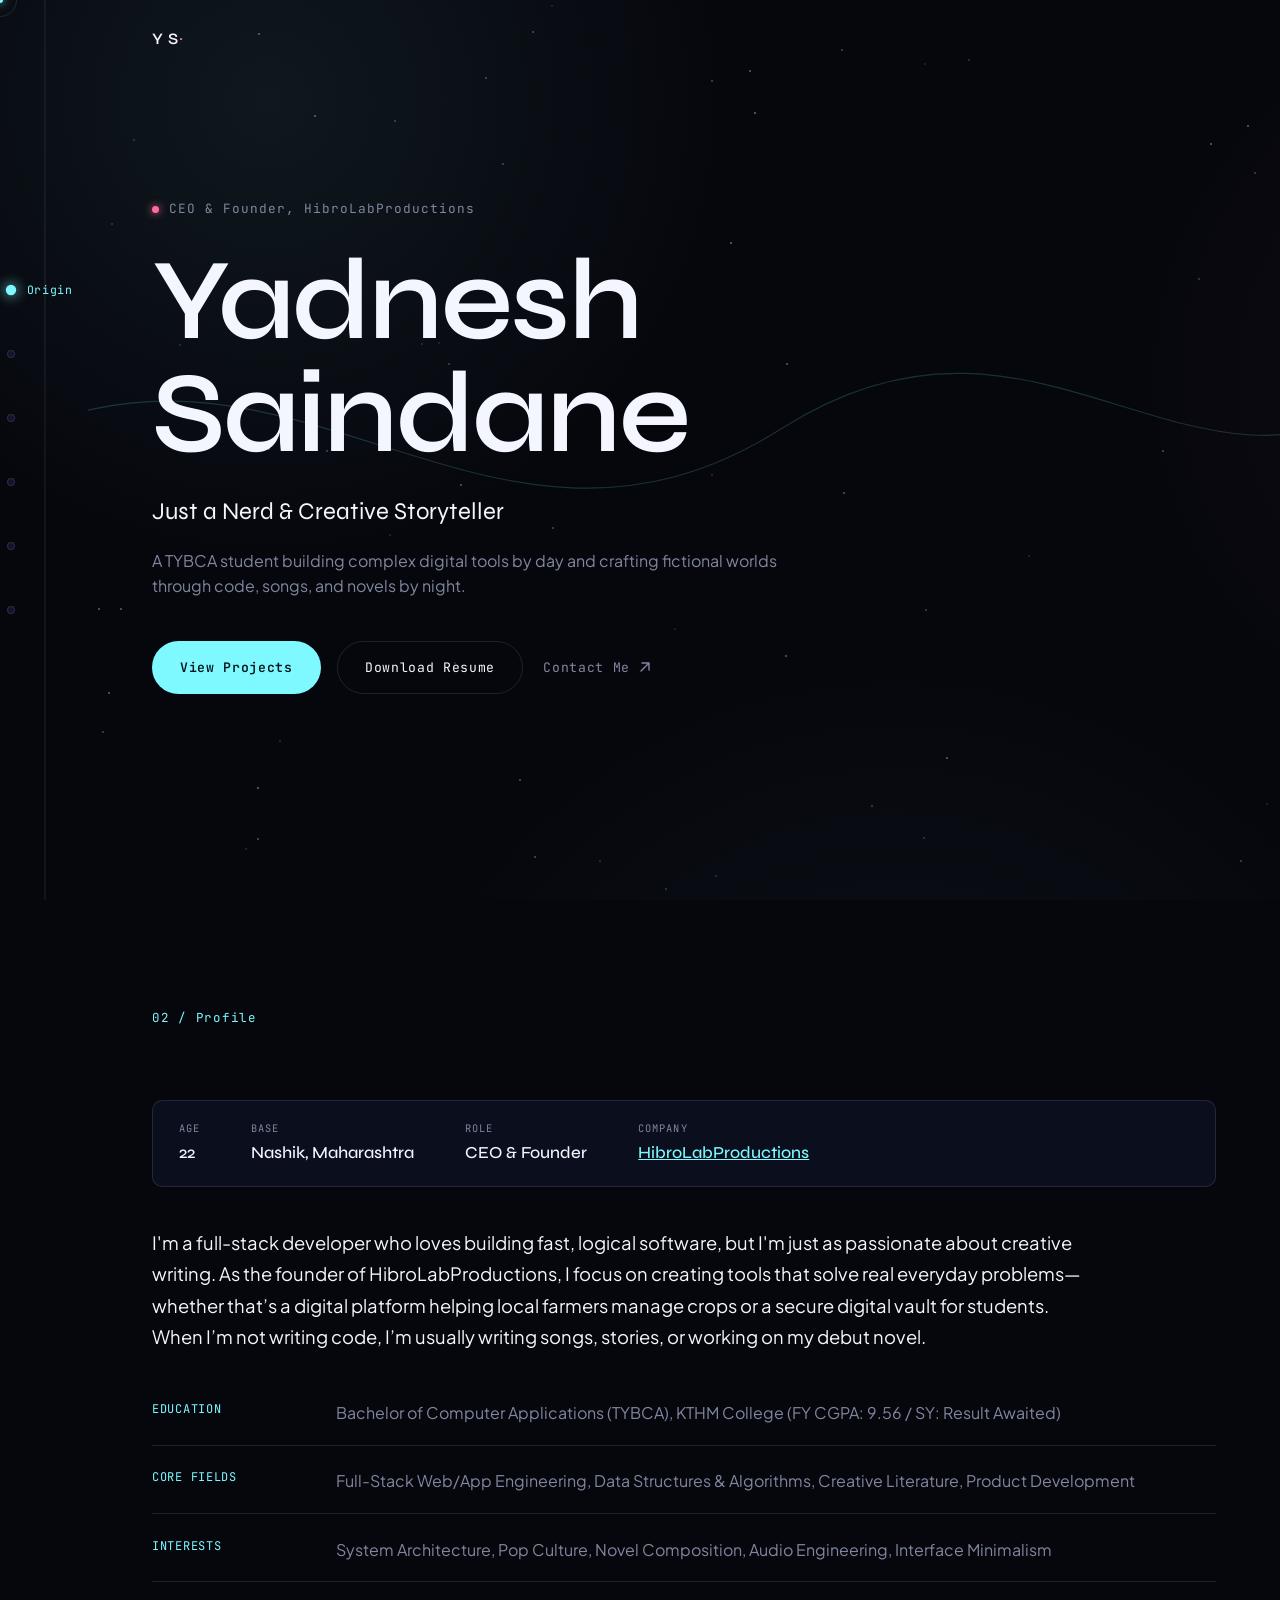
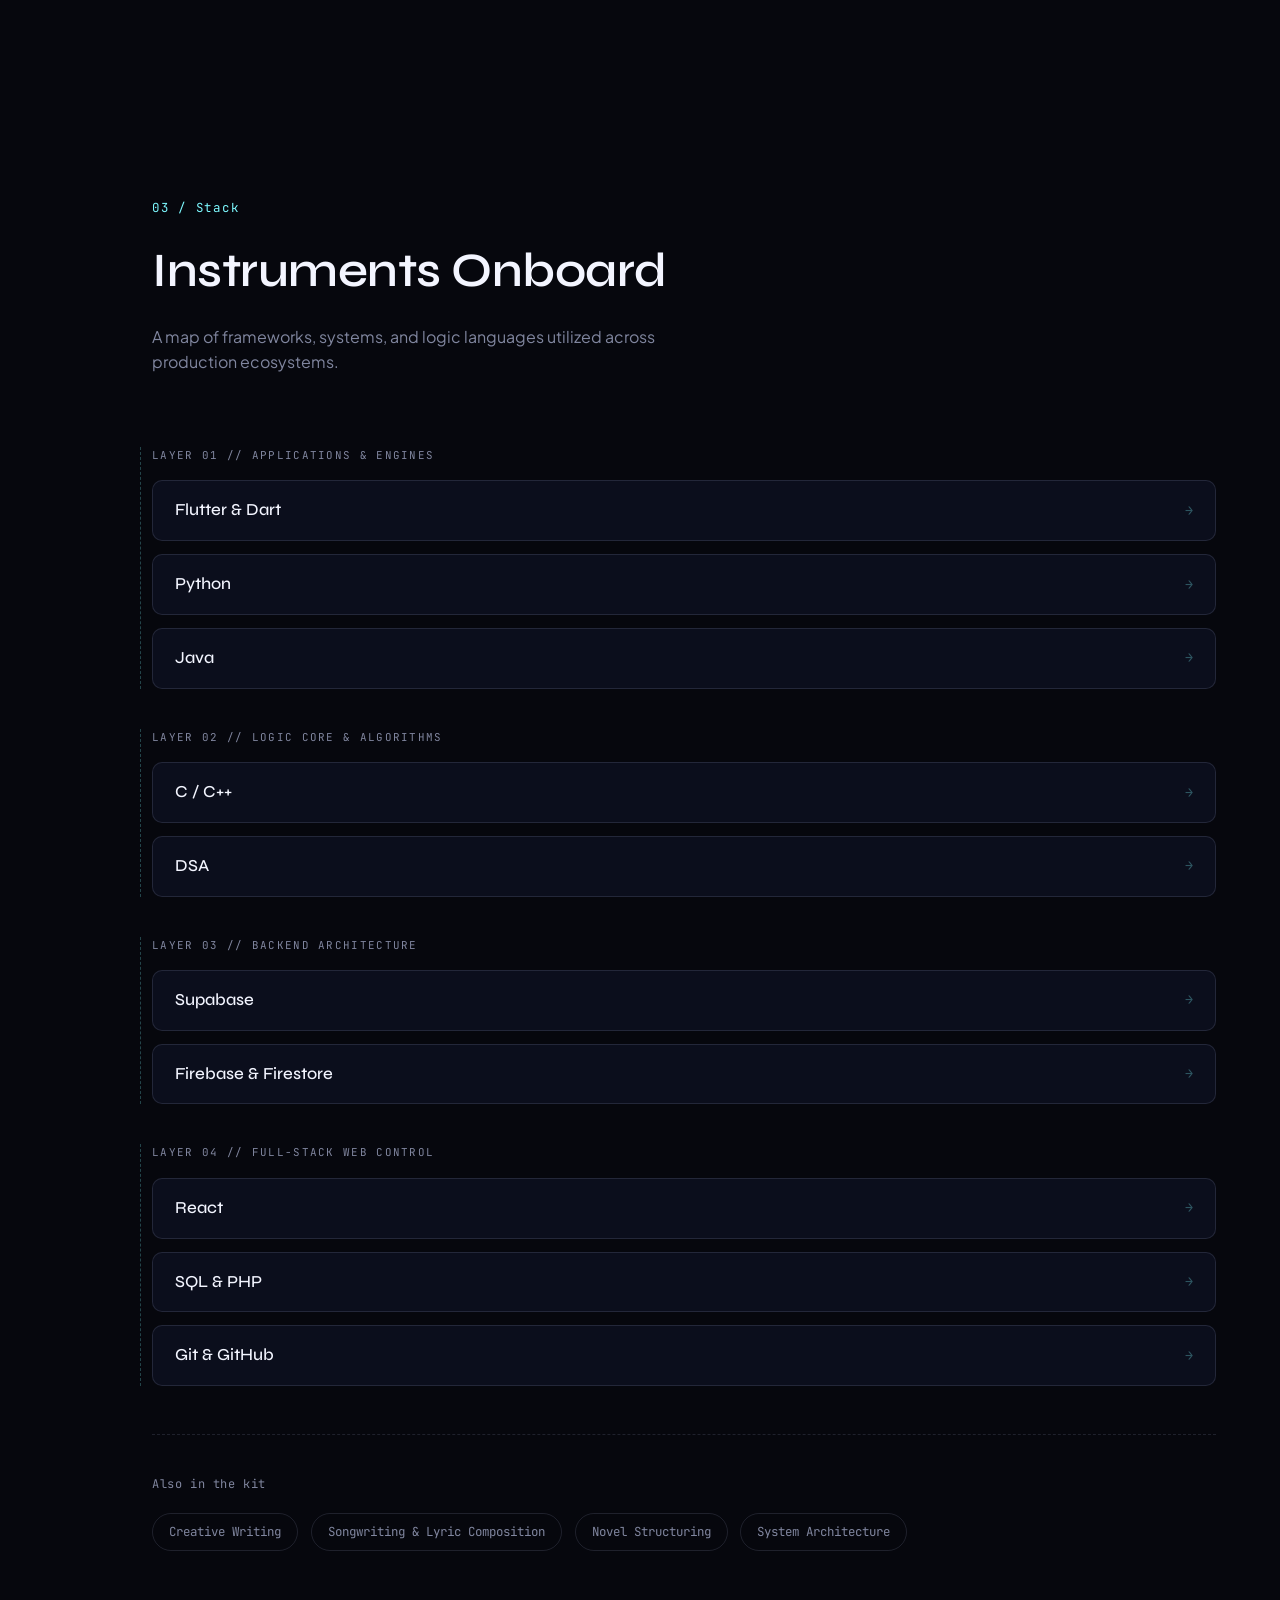
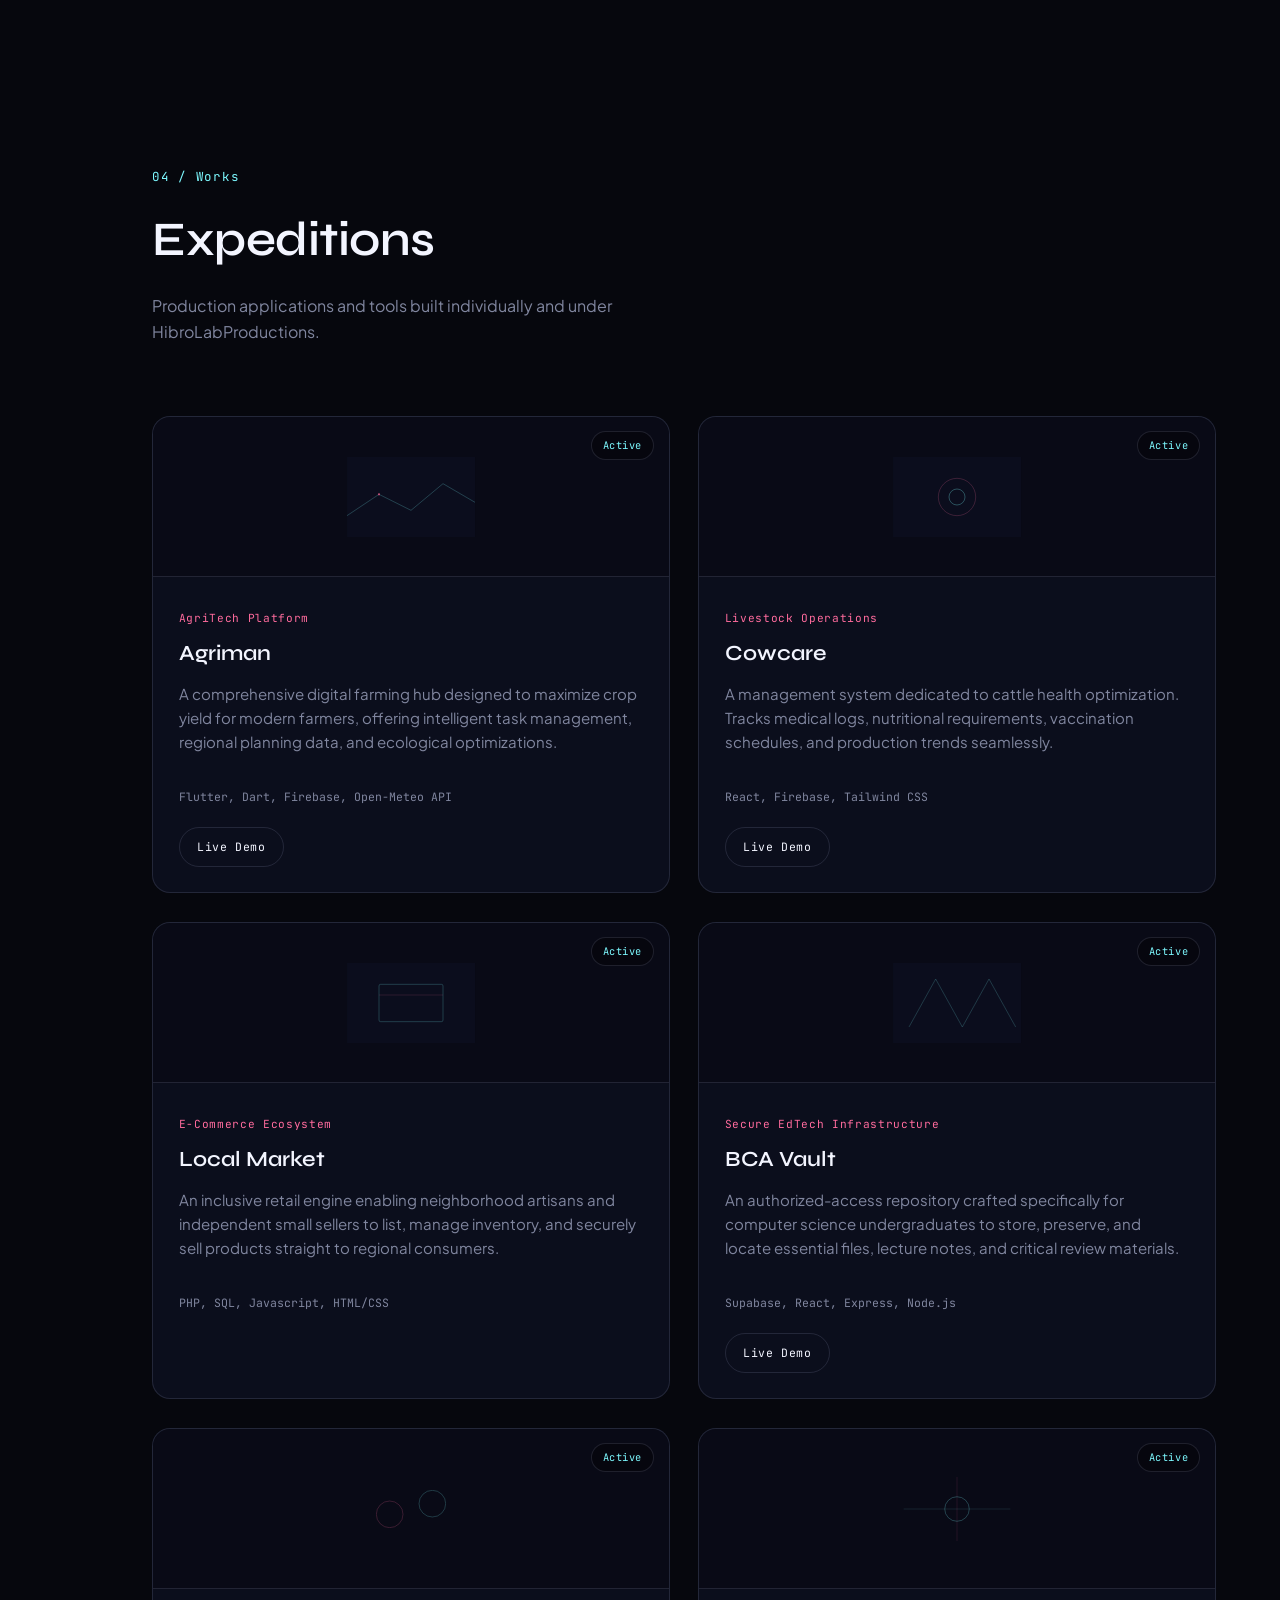
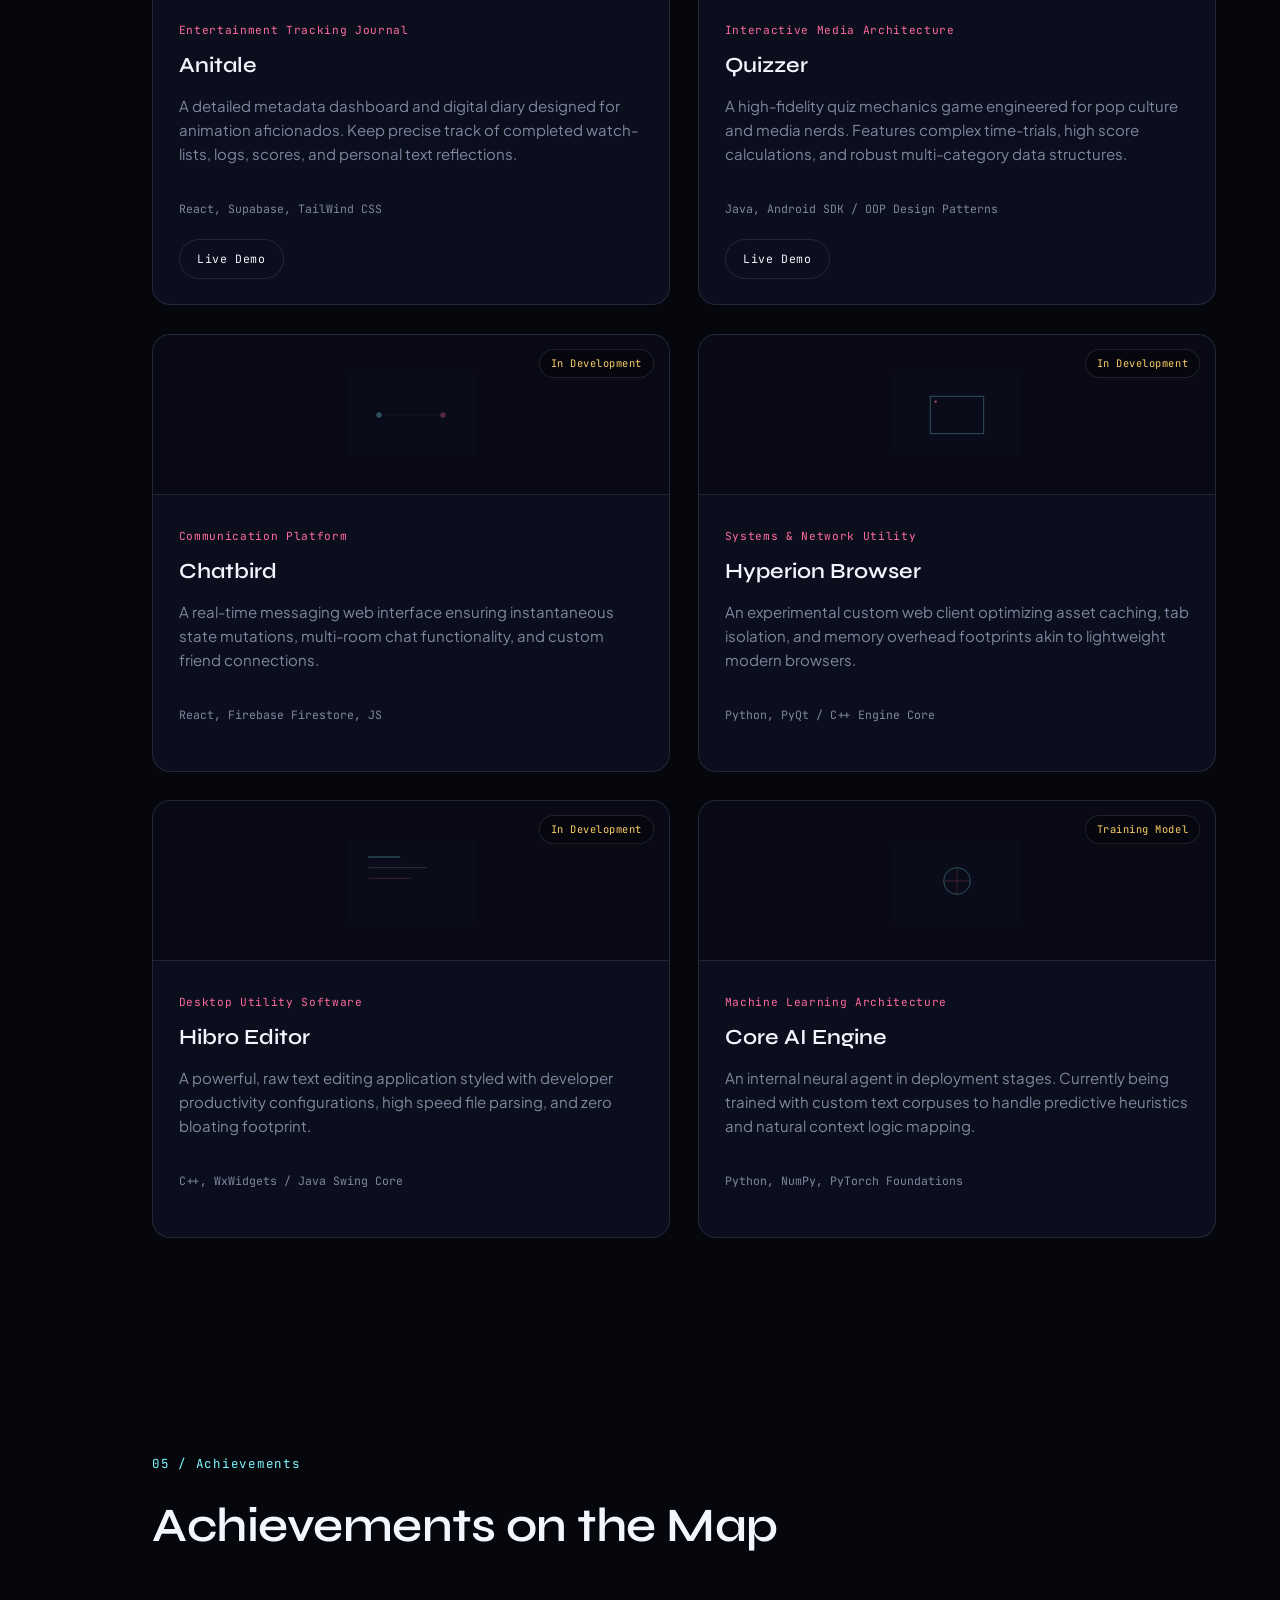
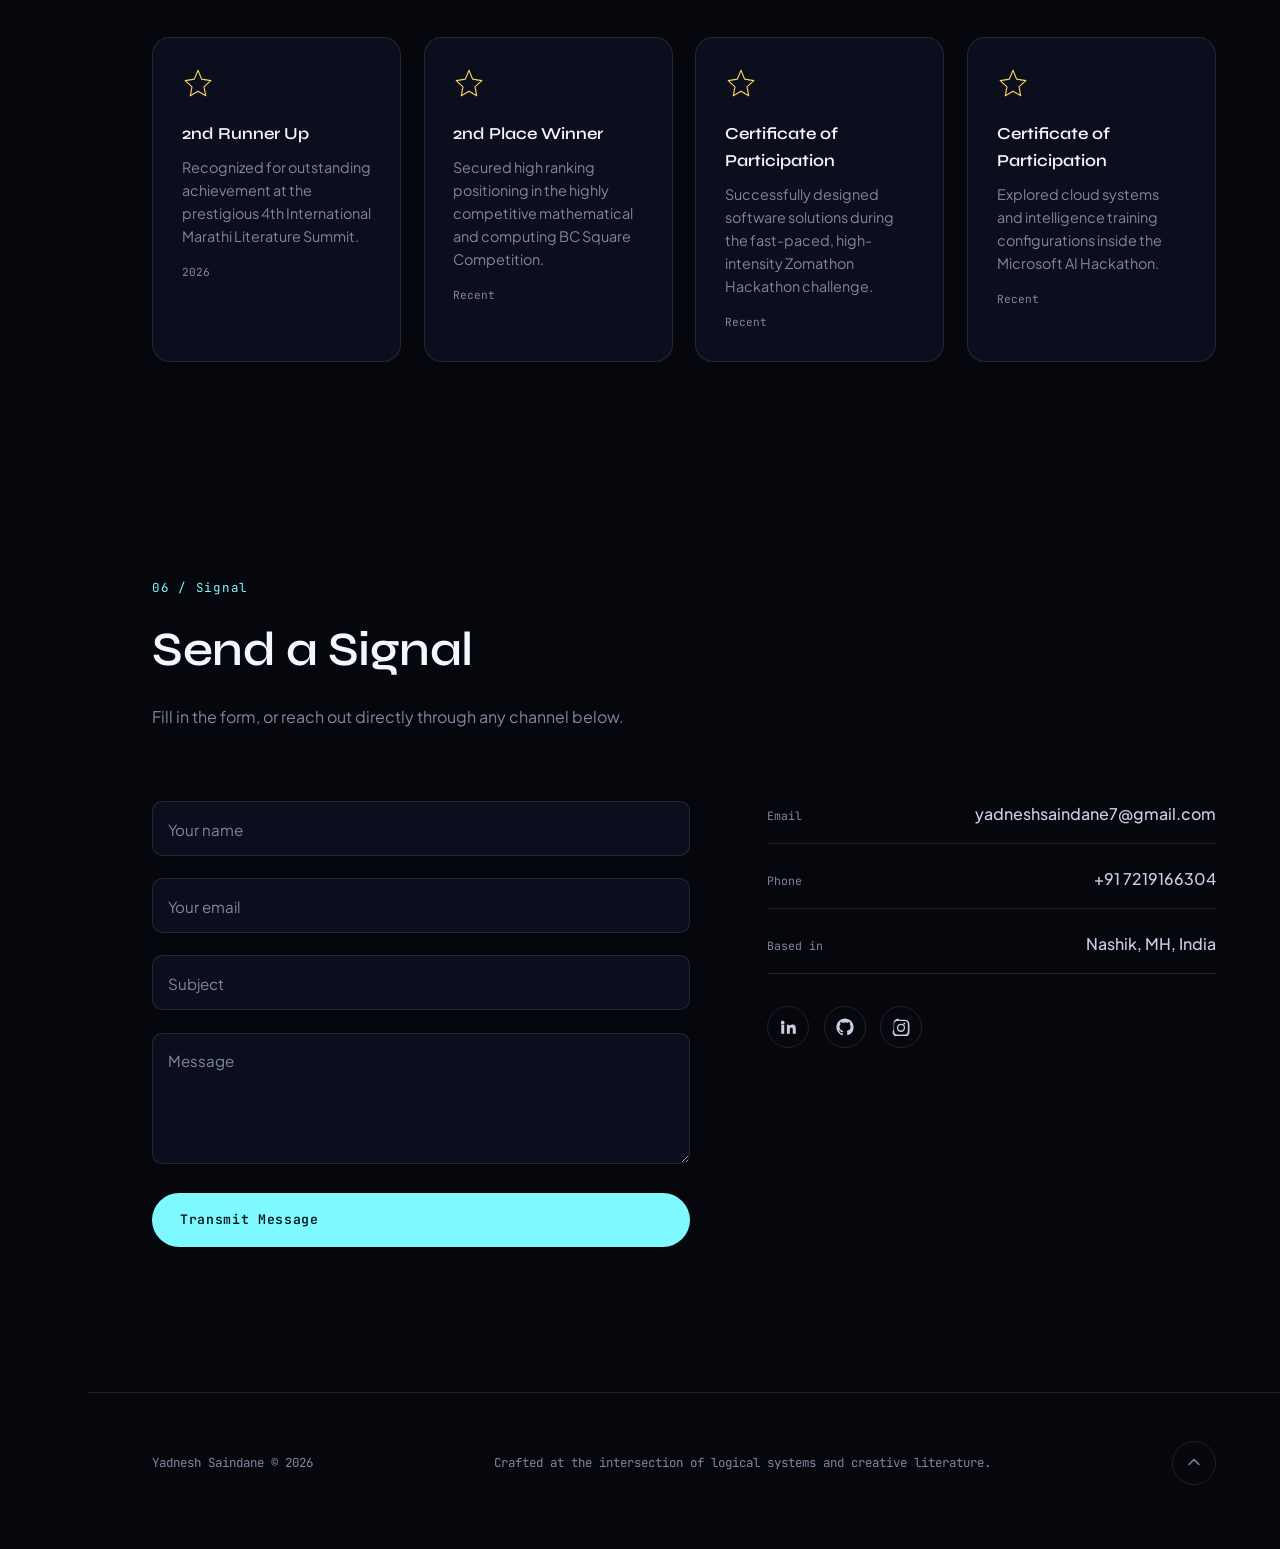
<file: index.html>
<!DOCTYPE html>
<!--
  ===========================================================================
  WAYFINDER — A CARTOGRAPHER'S PORTFOLIO
  ===========================================================================
  Customized for Yadnesh Saindane — CEO, Founder, Full-Stack Developer & Writer
  ===========================================================================
-->
<html lang="en">
<head>
<meta charset="UTF-8">
<meta name="viewport" content="width=device-width, initial-scale=1.0">
<title>Yadnesh Saindane | Portfolio</title>
<meta name="google-site-verification" content="ATrN_qT7y4I5y224zp-GbeF2jXg_6JoiWQLikp1HgSM" />
<meta name="description" content="Yadnesh Saindane — CEO & Founder of HibroLabProductions. TYBCA Student, Full-Stack Software Engineer, and Creative Writer based in Nashik.">

<!-- Fonts: Syne (Display), Plus Jakarta Sans (Body), JetBrains Mono (Data/Labels) -->
<link rel="preconnect" href="https://fonts.googleapis.com">
<link rel="preconnect" href="https://fonts.gstatic.com" crossorigin>
<link href="https://fonts.googleapis.com/css2?family=Plus+Jakarta+Sans:wght@400;500;600&family=Syne:wght@600;700;800&family=JetBrains+Mono:wght@400;500&display=swap" rel="stylesheet">

<link rel="stylesheet" href="style.css">
</head>
<body>

<!-- =======================================================================
     PRELOADER
     ======================================================================= -->
<div class="preloader" id="preloader" aria-hidden="true">
  <svg class="preloader__mark" viewBox="0 0 160 160" fill="none">
    <circle class="preloader__ring" cx="80" cy="80" r="64" />
    <text class="preloader__letters" x="80" y="98" text-anchor="middle">Y S</text>
  </svg>
  <p class="preloader__status"><span id="preloaderPct">0</span>% — charting the page</p>
</div>

<!-- Fixed scroll-progress bar -->
<div class="scrollbar" aria-hidden="true"><div class="scrollbar__fill" id="scrollFill"></div></div>

<!-- Custom cursor -->
<div class="cursor" id="cursor" aria-hidden="true">
  <div class="cursor__dot"></div>
  <div class="cursor__ring"></div>
</div>
<canvas id="cursorTrail" aria-hidden="true"></canvas>

<!-- =======================================================================
     CONSTELLATION NAV
     ======================================================================= -->
<nav class="constellation" aria-label="Section navigation">
  <svg class="constellation__line" width="2" height="100%" preserveAspectRatio="none" aria-hidden="true">
    <line x1="1" y1="0" x2="1" y2="100%" class="constellation__track"/>
    <line x1="1" y1="0" x2="1" y2="0" class="constellation__progress" id="constellationProgress"/>
  </svg>
  <ul class="constellation__list" id="constellationList">
    <li><a href="#hero" data-label="Origin" class="is-active"><span class="constellation__dot"></span><span class="constellation__tag">Origin</span></a></li>
    <li><a href="#about" data-label="Profile"><span class="constellation__dot"></span><span class="constellation__tag">Profile</span></a></li>
    <li><a href="#skills" data-label="Stack"><span class="constellation__dot"></span><span class="constellation__tag">Stack</span></a></li>
    <li><a href="#projects" data-label="Works"><span class="constellation__dot"></span><span class="constellation__tag">Works</span></a></li>
    <li><a href="#achievements" data-label="Marks"><span class="constellation__dot"></span><span class="constellation__tag">Marks</span></a></li>
    <li><a href="#contact" data-label="Signal"><span class="constellation__dot"></span><span class="constellation__tag">Signal</span></a></li>
  </ul>
</nav>

<!-- Top utility bar -->
<header class="topbar">
  <a href="#hero" class="topbar__mark">Y S<span>·</span></a>
  <button class="topbar__menu" id="menuToggle" aria-expanded="false" aria-controls="mobileMenu" aria-label="Open menu">
    <span></span><span></span><span></span>
  </button>
</header>

<!-- Mobile menu -->
<div class="mobile-menu" id="mobileMenu" aria-hidden="true">
  <ul>
    <li><a href="#hero">01 — Origin</a></li>
    <li><a href="#about">02 — Profile</a></li>
    <li><a href="#skills">03 — Stack</a></li>
    <li><a href="#projects">04 — Works</a></li>
    <li><a href="#achievements">05 — Marks</a></li>
    <li><a href="#contact">06 — Signal</a></li>
  </ul>
</div>

<main id="top">

  <!-- =====================================================================
       1. HERO
       ===================================================================== -->
  <section class="hero" id="hero">
    <div class="hero__field" id="heroField" aria-hidden="true"></div>

    <svg class="hero__contour" viewBox="0 0 1200 800" preserveAspectRatio="none" aria-hidden="true">
      <path id="contourPath" d="M-100,400 C200,250 400,550 700,380 C950,240 1100,460 1300,360" />
    </svg>

    <div class="hero__content">
      <p class="hero__eyebrow reveal-up"><span class="eyebrow-dot"></span>CEO & Founder, HibroLabProductions</p>
      <h1 class="hero__name reveal-up" data-delay="1">
        <span class="hero__name-line" data-speed="0.4">Yadnesh Saindane</span>
      </h1>
      <p class="hero__tagline reveal-up" data-delay="2">Just a Nerd & Creative Storyteller</p>
      <p class="hero__bio reveal-up" data-delay="3">A TYBCA student building complex digital tools by day and crafting fictional worlds through code, songs, and novels by night.</p>

      <div class="hero__actions reveal-up" data-delay="4">
        <a href="#projects" class="btn btn--primary magnetic">
          <span>View Projects</span>
        </a>
        <a href="yadnesh resume.pdf" class="btn btn--ghost magnetic" download>
          <span>Download Resume</span>
        </a>
        <a href="#contact" class="btn btn--text magnetic">
          <span>Contact Me</span>
          <svg width="14" height="14" viewBox="0 0 14 14" fill="none"><path d="M3 11L11 3M11 3H4M11 3V10" stroke="currentColor" stroke-width="1.4" stroke-linecap="round" stroke-linejoin="round"/></svg>
        </a>
      </div>
    </div>

    
  </section>

  <!-- =====================================================================
       2. ABOUT
       ===================================================================== -->
  <section class="about" id="about">
    <div class="section-head reveal-up">
      <span class="section-head__eyebrow">02 / Profile</span>
    </div>

    <div class="about__grid">
      <div class="about__portrait reveal-up tilt">
        <div class="about__coords">
          <div><span>AGE</span><strong>22</strong></div>
          <div><span>BASE</span><strong>Nashik, Maharashtra</strong></div>
          <div><span>ROLE</span><strong>CEO & Founder</strong></div>
          <div><span>COMPANY</span><strong><a href="https://hibrolabs.netlify.app/" style="color:var(--signal); text-decoration:underline;">HibroLabProductions</a></strong></div>
        </div>
      </div>

      <div class="about__copy">
        <p class="about__text reveal-up">I'm a full-stack developer who loves building fast, logical software, but I'm just as passionate about creative writing. As the founder of HibroLabProductions, I focus on creating tools that solve real everyday problems—whether that’s a digital platform helping local farmers manage crops or a secure digital vault for students. When I’m not writing code, I’m usually writing songs, stories, or working on my debut novel.</p>

        <dl class="about__facts">
          <div class="reveal-up">
            <dt>Education</dt>
            <dd>Bachelor of Computer Applications (TYBCA), KTHM College (FY CGPA: 9.56 / SY: Result Awaited)</dd>
          </div>
          <div class="reveal-up">
            <dt>Core Fields</dt>
            <dd>Full-Stack Web/App Engineering, Data Structures & Algorithms, Creative Literature, Product Development</dd>
          </div>
          <div class="reveal-up">
            <dt>Interests</dt>
            <dd>System Architecture, Pop Culture, Novel Composition, Audio Engineering, Interface Minimalism</dd>
          </div>
        </dl>
      </div>
    </div>
  </section>

  <!-- =====================================================================
       3. SKILLS
       ===================================================================== -->
  <section class="skills" id="skills">
    <div class="section-head reveal-up">
      <span class="section-head__eyebrow">03 / Stack</span>
      <h2 class="section-head__title">Instruments Onboard</h2>
      <p class="section-head__sub">A map of frameworks, systems, and logic languages utilized across production ecosystems.</p>
    </div>

    <div class="orbit-system reveal-up" id="orbitSystem">
      <div class="orbit-system__core">
        <span>Y S</span>
      </div>

      <!-- Ring 1 — Programming Languages & Foundations -->
      <div class="orbit orbit--1" style="--ring:1">
        <div class="orbit__path"></div>
        <div class="orbit__node" style="--n:0" tabindex="0"><span class="orbit__label">Flutter & Dart</span></div>
        <div class="orbit__node" style="--n:1" tabindex="0"><span class="orbit__label">Python</span></div>
        <div class="orbit__node" style="--n:2" tabindex="0"><span class="orbit__label">Java</span></div>
      </div>

      <!-- Ring 2 — Engineering Core -->
      <div class="orbit orbit--2" style="--ring:2">
        <div class="orbit__path"></div>
        <div class="orbit__node" style="--n:0" tabindex="0"><span class="orbit__label">C / C++</span></div>
        <div class="orbit__node" style="--n:1" tabindex="0"><span class="orbit__label">DSA</span></div>
      </div>

      <!-- Ring 3 — Databases & Backend -->
      <div class="orbit orbit--3" style="--ring:3">
        <div class="orbit__path"></div>
        <div class="orbit__node" style="--n:0" tabindex="0"><span class="orbit__label">Supabase</span></div>
        <div class="orbit__node" style="--n:1" tabindex="0"><span class="orbit__label">Firebase & Firestore</span></div>
      </div>

      <!-- Ring 4 — Web Frameworks & Version Control -->
      <div class="orbit orbit--4" style="--ring:4">
        <div class="orbit__path"></div>
        <div class="orbit__node" style="--n:0" tabindex="0"><span class="orbit__label">React</span></div>
        <div class="orbit__node" style="--n:1" tabindex="0"><span class="orbit__label">SQL & PHP</span></div>
        <div class="orbit__node" style="--n:2" tabindex="0"><span class="orbit__label">Git & GitHub</span></div>
      </div>
    </div>

    <!-- Fallback accessibility list -->
    <ul class="skills__flat" aria-hidden="true">
      <li>Flutter & Dart</li><li>C / C++</li><li>Python</li>
      <li>Data Structures & Algorithms</li><li>Java</li>
      <li>Supabase</li><li>Firebase & Firestore</li>
      <li>HTML, CSS & JavaScript</li><li>React</li><li>PHP & SQL</li><li>Git & GitHub</li>
    </ul>

    <div class="skills__other reveal-up">
      <span class="skills__other-label">Also in the kit</span>
      <div class="skills__chips">
        <span class="chip">Creative Writing</span>
        <span class="chip">Songwriting & Lyric Composition</span>
        <span class="chip">Novel Structuring</span>
        <span class="chip">System Architecture</span>
      </div>
    </div>
  </section>

  <!-- =====================================================================
       4. PROJECTS
       ===================================================================== -->
  <section class="projects" id="projects">
    <div class="section-head reveal-up">
      <span class="section-head__eyebrow">04 / Works</span>
      <h2 class="section-head__title">Expeditions</h2>
      <p class="section-head__sub">Production applications and tools built individually and under HibroLabProductions.</p>
    </div>

    <div class="projects__grid">

      <!-- PROJECT 1: Agriman -->
      <article class="project tilt reveal-up">
        <div class="project__media">
          <svg class="ph-art" viewBox="0 0 480 300" aria-hidden="true"><rect width="480" height="300" fill="#0c0f20"/><path d="M0 220 L120 140 L240 200 L360 100 L480 170" stroke="var(--signal)" stroke-width="2" fill="none" opacity=".55"/><circle cx="120" cy="140" r="4" fill="var(--ember)"/></svg>
          <span class="project__status project__status--done">Active</span>
        </div>
        <div class="project__body">
          <span class="project__category">AgriTech Platform</span>
          <h3 class="project__name">Agriman</h3>
          <p class="project__desc">A comprehensive digital farming hub designed to maximize crop yield for modern farmers, offering intelligent task management, regional planning data, and ecological optimizations.</p>
          <ul class="project__features">
            <li>Dynamic Farm Metrics</li><li>Crop Management</li><li>Resource Optimizer</li>
          </ul>
          <div class="project__stack">Flutter, Dart, Firebase, Open-Meteo API</div>
        <div class="project__links">
            <a href="#" class="btn btn--small btn--ghost magnetic">Live Demo</a>
          </div>
        </div>
      </article>

      <!-- PROJECT 2: Cowcare -->
      <article class="project tilt reveal-up">
        <div class="project__media">
          <svg class="ph-art" viewBox="0 0 480 300" aria-hidden="true"><rect width="480" height="300" fill="#0c0f20"/><circle cx="240" cy="150" r="70" fill="none" stroke="var(--ember)" stroke-width="2" opacity=".5"/><circle cx="240" cy="150" r="30" fill="none" stroke="var(--signal)" stroke-width="2" opacity=".7"/></svg>
          <span class="project__status project__status--done">Active</span>
        </div>
        <div class="project__body">
          <span class="project__category">Livestock Operations</span>
          <h3 class="project__name">Cowcare</h3>
          <p class="project__desc">A management system dedicated to cattle health optimization. Tracks medical logs, nutritional requirements, vaccination schedules, and production trends seamlessly.</p>
          <ul class="project__features">
            <li>Health Diagnostics</li><li>Nutrition Tracking</li><li>Vaccine Logs</li>
          </ul>
          <div class="project__stack">React, Firebase, Tailwind CSS</div>
          <div class="project__links">
            <a href="https://cowcare.infinityfreeapp.com/" class="btn btn--small btn--ghost magnetic">Live Demo</a>
          </div>
        </div>
      </article>

      <!-- PROJECT 3: Local Market -->
      <article class="project tilt reveal-up">
        <div class="project__media">
          <svg class="ph-art" viewBox="0 0 480 300" aria-hidden="true"><rect width="480" height="300" fill="#0c0f20"/><rect x="120" y="80" width="240" height="140" rx="6" fill="none" stroke="var(--signal)" stroke-width="2" opacity=".5"/><line x1="120" y1="120" x2="360" y2="120" stroke="var(--ember)" stroke-width="1.4" opacity=".5"/></svg>
          <span class="project__status project__status--done">Active</span>
        </div>
        <div class="project__body">
          <span class="project__category">E-Commerce Ecosystem</span>
          <h3 class="project__name">Local Market</h3>
          <p class="project__desc">An inclusive retail engine enabling neighborhood artisans and independent small sellers to list, manage inventory, and securely sell products straight to regional consumers.</p>
          <ul class="project__features">
            <li>Merchant Dashboard</li><li>Secure Checkouts</li><li>Localized Filters</li>
          </ul>
          <div class="project__stack">PHP, SQL, Javascript, HTML/CSS</div>
          <div class="project__links">
          </div>
        </div>
      </article>

      <!-- PROJECT 4: BCA Vault -->
      <article class="project tilt reveal-up">
        <div class="project__media">
          <svg class="ph-art" viewBox="0 0 480 300" aria-hidden="true"><rect width="480" height="300" fill="#0c0f20"/><path d="M60 240 L160 60 L260 240 L360 60 L460 240" stroke="var(--signal)" stroke-width="2" fill="none" opacity=".45"/></svg>
          <span class="project__status project__status--done">Active</span>
        </div>
        <div class="project__body">
          <span class="project__category">Secure EdTech Infrastructure</span>
          <h3 class="project__name">BCA Vault</h3>
          <p class="project__desc">An authorized-access repository crafted specifically for computer science undergraduates to store, preserve, and locate essential files, lecture notes, and critical review materials.</p>
          <ul class="project__features">
            <li>Role-Based Access</li><li>Document Viewer</li><li>Fast Index Querying</li>
          </ul>
          <div class="project__stack">Supabase, React, Express, Node.js</div>
          <div class="project__links">
            <a href="https://bca-for-friends.vercel.app/" class="btn btn--small btn--ghost magnetic">Live Demo</a>
          </div>
        </div>
      </article>

      <!-- PROJECT 5: Anitale -->
      <article class="project tilt reveal-up">
        <div class="project__media">
          <svg class="ph-art" viewBox="0 0 480 300" aria-hidden="true"><circle cx="160" cy="170" r="50" fill="none" stroke="var(--ember)" stroke-width="2" opacity=".5"/><circle cx="320" cy="130" r="50" fill="none" stroke="var(--signal)" stroke-width="2" opacity=".5"/></svg>
          <span class="project__status project__status--done">Active</span>
        </div>
        <div class="project__body">
          <span class="project__category">Entertainment Tracking Journal</span>
          <h3 class="project__name">Anitale</h3>
          <p class="project__desc">A detailed metadata dashboard and digital diary designed for animation aficionados. Keep precise track of completed watch-lists, logs, scores, and personal text reflections.</p>
          <ul class="project__features">
            <li>Dynamic Watchlist</li><li>Personal Scoring</li><li>Collection Metrics</li>
          </ul>
          <div class="project__stack">React, Supabase, TailWind CSS</div>
          <div class="project__links">
            <a href="https://ani-tale.vercel.app/" class="btn btn--small btn--ghost magnetic">Live Demo</a>
          </div>
        </div>
      </article>

      <!-- PROJECT 6: Quizzer -->
      <article class="project tilt reveal-up">
        <div class="project__media">
          <svg class="ph-art" viewBox="0 0 480 300" aria-hidden="true"><path d="M40 150 H440" stroke="var(--signal)" stroke-width="1.4" opacity=".4"/><path d="M240 30 V270" stroke="var(--ember)" stroke-width="1.4" opacity=".4"/><circle cx="240" cy="150" r="46" fill="none" stroke="var(--signal)" stroke-width="2" opacity=".6"/></svg>
          <span class="project__status project__status--done">Active</span>
        </div>
        <div class="project__body">
          <span class="project__category">Interactive Media Architecture</span>
          <h3 class="project__name">Quizzer</h3>
          <p class="project__desc">A high-fidelity quiz mechanics game engineered for pop culture and media nerds. Features complex time-trials, high score calculations, and robust multi-category data structures.</p>
          <ul class="project__features">
            <li>Real-time Countdown</li><li>Leaderboards</li><li>State Persistence</li>
          </ul>
          <div class="project__stack">Java, Android SDK / OOP Design Patterns</div>
          <div class="project__links">
            <a href="https://quizzer-phi-pearl.vercel.app/" class="btn btn--small btn--ghost magnetic">Live Demo</a>
          </div>
        </div>
      </article>

      <!-- PROJECT 7: Chatbird -->
      <article class="project tilt reveal-up">
        <div class="project__media">
          <svg class="ph-art" viewBox="0 0 480 300" aria-hidden="true"><rect width="480" height="300" fill="#0b0d1a"/><circle cx="120" cy="150" r="10" fill="var(--signal)" opacity=".4"/><circle cx="360" cy="150" r="10" fill="var(--ember)" opacity=".4"/><path d="M130 150 H350" stroke="currentColor" stroke-dasharray="4 4" opacity=".5"/></svg>
          <span class="project__status project__status--progress">In Development</span>
        </div>
        <div class="project__body">
          <span class="project__category">Communication Platform</span>
          <h3 class="project__name">Chatbird</h3>
          <p class="project__desc">A real-time messaging web interface ensuring instantaneous state mutations, multi-room chat functionality, and custom friend connections.</p>
          <ul class="project__features">
            <li>Reactive Messaging</li><li>Firestore Observers</li><li>Clean Session Auth</li>
          </ul>
          <div class="project__stack">React, Firebase Firestore, JS</div>
          <div class="project__links">
          </div>
        </div>
      </article>

      <!-- PROJECT 8: Custom Web Browser -->
      <article class="project tilt reveal-up">
        <div class="project__media">
          <svg class="ph-art" viewBox="0 0 480 300" aria-hidden="true"><rect width="480" height="300" fill="#0b0d1a"/><path d="M140 80 H340 V220 H140 Z" fill="none" stroke="var(--signal)" stroke-width="1.5"/><circle cx="160" cy="100" r="4" fill="var(--ember)"/></svg>
          <span class="project__status project__status--progress">In Development</span>
        </div>
        <div class="project__body">
          <span class="project__category">Systems & Network Utility</span>
          <h3 class="project__name">Hyperion Browser</h3>
          <p class="project__desc">An experimental custom web client optimizing asset caching, tab isolation, and memory overhead footprints akin to lightweight modern browsers.</p>
          <ul class="project__features">
            <li>Memory Management</li><li>Sandbox Rendering</li><li>Optimized Caching</li>
          </ul>
          <div class="project__stack">Python, PyQt / C++ Engine Core</div>
          <div class="project__links">
          </div>
        </div>
      </article>

      <!-- PROJECT 9: Hibro Editor -->
      <article class="project tilt reveal-up">
        <div class="project__media">
          <svg class="ph-art" viewBox="0 0 480 300" aria-hidden="true"><rect width="480" height="300" fill="#0b0d1a"/><line x1="80" y1="60" x2="200" y2="60" stroke="var(--signal)" stroke-width="2"/><line x1="80" y1="100" x2="300" y2="100" stroke="currentColor"/><line x1="80" y1="140" x2="240" y2="140" stroke="var(--ember)"/></svg>
          <span class="project__status project__status--progress">In Development</span>
        </div>
        <div class="project__body">
          <span class="project__category">Desktop Utility Software</span>
          <h3 class="project__name">Hibro Editor</h3>
          <p class="project__desc">A powerful, raw text editing application styled with developer productivity configurations, high speed file parsing, and zero bloating footprint.</p>
          <ul class="project__features">
            <li>Syntax Structuring</li><li>Multi-Tab Buffers</li><li>High IO File Read</li>
          </ul>
          <div class="project__stack">C++, WxWidgets / Java Swing Core</div>
          <div class="project__links">
          </div>
        </div>
      </article>

      <!-- PROJECT 10: Custom Core AI -->
      <article class="project tilt reveal-up">
        <div class="project__media">
          <svg class="ph-art" viewBox="0 0 480 300" aria-hidden="true"><rect width="480" height="300" fill="#0b0d1a"/><circle cx="240" cy="150" r="50" fill="none" stroke="var(--signal)" stroke-width="1.5"/><path d="M240 100 V200 M190 150 H290" stroke="var(--ember)" stroke-width="1"/></svg>
          <span class="project__status project__status--progress">Training Model</span>
        </div>
        <div class="project__body">
          <span class="project__category">Machine Learning Architecture</span>
          <h3 class="project__name">Core AI Engine</h3>
          <p class="project__desc">An internal neural agent in deployment stages. Currently being trained with custom text corpuses to handle predictive heuristics and natural context logic mapping.</p>
          <ul class="project__features">
            <li>Custom Tokenizer</li><li>Heuristic Mapping</li><li>Weight Iterations</li>
          </ul>
          <div class="project__stack">Python, NumPy, PyTorch Foundations</div>
          <div class="project__links">
          </div>
        </div>
      </article>

    </div>
  </section>

  <!-- =====================================================================
       5. ACHIEVEMENTS
       ===================================================================== -->
  <section class="achievements" id="achievements">
    <div class="section-head reveal-up">
      <span class="section-head__eyebrow">05 / Achievements</span>
      <h2 class="section-head__title">Achievements on the Map</h2>
    </div>

    <div class="achievements__grid">
      <div class="achievement-card reveal-up">
        <svg class="achievement-card__icon" viewBox="0 0 40 40" fill="none"><path d="M20 4L24.5 15.2L36 17L27.5 24.8L29.7 36L20 30.2L10.3 36L12.5 24.8L4 17L15.5 15.2L20 4Z" stroke="var(--gold)" stroke-width="1.4" stroke-linejoin="round"/></svg>
        <h3>2nd Runner Up</h3>
        <p>Recognized for outstanding achievement at the prestigious 4th International Marathi Literature Summit.</p>
        <time>2026</time>
      </div>
      <div class="achievement-card reveal-up">
        <svg class="achievement-card__icon" viewBox="0 0 40 40" fill="none"><path d="M20 4L24.5 15.2L36 17L27.5 24.8L29.7 36L20 30.2L10.3 36L12.5 24.8L4 17L15.5 15.2L20 4Z" stroke="var(--gold)" stroke-width="1.4" stroke-linejoin="round"/></svg>
        <h3>2nd Place Winner</h3>
        <p>Secured high ranking positioning in the highly competitive mathematical and computing BC Square Competition.</p>
        <time>Recent</time>
      </div>
      <div class="achievement-card reveal-up">
        <svg class="achievement-card__icon" viewBox="0 0 40 40" fill="none"><path d="M20 4L24.5 15.2L36 17L27.5 24.8L29.7 36L20 30.2L10.3 36L12.5 24.8L4 17L15.5 15.2L20 4Z" stroke="var(--gold)" stroke-width="1.4" stroke-linejoin="round"/></svg>
        <h3>Certificate of Participation</h3>
        <p>Successfully designed software solutions during the fast-paced, high-intensity Zomathon Hackathon challenge.</p>
        <time>Recent</time>
      </div>
      <div class="achievement-card reveal-up">
        <svg class="achievement-card__icon" viewBox="0 0 40 40" fill="none"><path d="M20 4L24.5 15.2L36 17L27.5 24.8L29.7 36L20 30.2L10.3 36L12.5 24.8L4 17L15.5 15.2L20 4Z" stroke="var(--gold)" stroke-width="1.4" stroke-linejoin="round"/></svg>
        <h3>Certificate of Participation</h3>
        <p>Explored cloud systems and intelligence training configurations inside the Microsoft AI Hackathon.</p>
        <time>Recent</time>
      </div>
    </div>
  </section>

  <!-- =====================================================================
       6. CONTACT
       ===================================================================== -->
  <section class="contact" id="contact">
    <div class="section-head reveal-up">
      <span class="section-head__eyebrow">06 / Signal</span>
      <h2 class="section-head__title">Send a Signal</h2>
      <p class="section-head__sub">Fill in the form, or reach out directly through any channel below.</p>
    </div>

    <div class="contact__grid">
      <form class="contact__form reveal-up" id="contactForm" novalidate action="https://formspree.io/f/xlgyrlpy" method="POST">
        <div class="field">
          <input type="text" id="cf-name" name="name" required placeholder=" ">
          <label for="cf-name">Your name</label>
        </div>
        <div class="field">
          <input type="email" id="cf-email" name="email" required placeholder=" ">
          <label for="cf-email">Your email</label>
        </div>
        <div class="field">
          <input type="text" id="cf-subject" name="subject" placeholder=" ">
          <label for="cf-subject">Subject</label>
        </div>
        <div class="field">
          <textarea id="cf-message" name="message" rows="4" required placeholder=" "></textarea>
          <label for="cf-message">Message</label>
        </div>
        <input type="text" name="_gotcha" tabindex="-1" autocomplete="off" style="position:absolute;left:-9999px" aria-hidden="true">
        <button type="submit" class="btn btn--primary magnetic" id="contactSubmit">
          <span class="btn__label">Transmit Message</span>
        </button>
        <p class="contact__form-note" id="contactNote" role="status" aria-live="polite"></p>
      </form>

      <div class="contact__details reveal-up">
        <a class="contact__line" href="mailto:yadneshsaindane7@gmail.com">
          <span>Email</span><strong>yadneshsaindane7@gmail.com</strong>
        </a>
        <a class="contact__line" href="tel:+917219166304">
          <span>Phone</span><strong>+91 7219166304</strong>
        </a>
        <div class="contact__line">
          <span>Based in</span><strong>Nashik, MH, India</strong>
        </div>

        <div class="socials">
          <a href="http://www.linkedin.com/in/yadneshkumar0208" class="socials__link magnetic" aria-label="LinkedIn" target="_blank" rel="noopener">
            <svg viewBox="0 0 24 24" fill="currentColor"><path d="M4.98 3.5a2.5 2.5 0 11-.02 5 2.5 2.5 0 01.02-5zM3 9h4v12H3V9zm7 0h3.8v1.7h.05c.53-1 1.83-2.06 3.77-2.06 4.03 0 4.78 2.65 4.78 6.1V21h-4v-5.5c0-1.3-.02-3-1.83-3-1.83 0-2.1 1.43-2.1 2.9V21h-4V9z"/></svg>
          </a>
          <a href="https://github.com/yadneshaindane7-boop" class="socials__link magnetic" aria-label="GitHub" target="_blank" rel="noopener">
            <svg viewBox="0 0 24 24" fill="currentColor"><path d="M12 .5C5.65.5.5 5.65.5 12c0 5.08 3.29 9.39 7.86 10.91.57.1.78-.25.78-.55v-2.15c-3.2.7-3.87-1.36-3.87-1.36-.53-1.33-1.28-1.69-1.28-1.69-1.05-.71.08-.7.08-.7 1.16.08 1.77 1.19 1.77 1.19 1.03 1.76 2.7 1.25 3.36.96.1-.74.4-1.25.73-1.54-2.55-.29-5.23-1.28-5.23-5.69 0-1.26.45-2.29 1.18-3.09-.12-.29-.51-1.46.11-3.05 0 0 .97-.31 3.18 1.18a11.1 11.1 0 015.79 0c2.2-1.49 3.17-1.18 3.17-1.18.63 1.59.24 2.76.12 3.05.74.8 1.18 1.83 1.18 3.09 0 4.42-2.69 5.39-5.25 5.68.41.36.78 1.07.78 2.15v3.19c0 .3.21.66.79.55A11.5 11.5 0 0023.5 12c0-6.35-5.15-11.5-11.5-11.5z"/></svg>
          </a>
          <a href="https://www.instagram.com/283march" class="socials__link magnetic" aria-label="Instagram" target="_blank" rel="noopener">
            <svg viewBox="0 0 24 24" fill="currentColor"><path d="M12 2.2c3.2 0 3.6 0 4.9.07 1.2.06 2 .25 2.7.53.7.27 1.3.65 1.9 1.25.6.6.97 1.2 1.25 1.9.28.7.47 1.5.53 2.7.06 1.3.07 1.7.07 4.9s0 3.6-.07 4.9c-.06 1.2-.25 2-.53 2.7a5.2 5.2 0 01-1.25 1.9 5.2 5.2 0 01-1.9 1.25c-.7.28-1.5.47-2.7.53-1.3.06-1.7.07-4.9.07s-3.6 0-4.9-.07c-1.2-.06-2-.25-2.7-.53a5.2 5.2 0 01-1.9-1.25 5.2 5.2 0 01-1.25-1.9c-.28-.7-.47-1.5-.53-2.7C2.2 15.6 2.2 15.2 2.2 12s0-3.6.07-4.9c.06-1.2.25-2 .53-2.7.27-.7.65-1.3 1.25-1.9a5.2 5.2 0 011.9-1.25c.7-.28 1.5-.47 2.7-.53C8.4 2.2 8.8 2.2 12 2.2zm0 1.8c-3.15 0-3.52 0-4.76.07-1 .05-1.6.22-1.97.36-.5.2-.85.42-1.22.8-.38.37-.6.72-.8 1.22-.14.37-.31.97-.36 1.97C2.8 9.48 2.8 9.85 2.8 13s0 3.52.07 4.76c.05 1 .22 1.6.36 1.97.2.5.42.85.8 1.22.37.38.72.6 1.22.8.37.14.97.31 1.97.36 1.24.06 1.61.07 4.76.07s3.52 0 4.76-.07c1-.05 1.6-.22 1.97-.36.5-.2.85-.42 1.22-.8.38-.37.6-.72.8-1.22.14-.37.31-.97.36-1.97.06-1.24.07-1.61.07-4.76s0-3.52-.07-4.76c-.05-1-.22-1.6-.36-1.97a3.4 3.4 0 00-.8-1.22 3.4 3.4 0 00-1.22-.8c-.37-.14-.97-.31-1.97-.36C15.52 4 15.15 4 12 4zm0 3.5a5.5 5.5 0 110 11 5.5 5.5 0 010-11zm0 1.8a3.7 3.7 0 100 7.4 3.7 3.7 0 000-7.4zm5.7-2a1.3 1.3 0 11-2.6 0 1.3 1.3 0 012.6 0z"/></svg>
          </a>
        </div>
      </div>
    </div>
  </section>

</main>

<!-- ===========================================================================
     FOOTER
     =========================================================================== -->
<footer class="site-footer">
  <p>Yadnesh Saindane &copy; <span id="currentYear">2026</span></p>
  <p class="site-footer__msg">Crafted at the intersection of logical systems and creative literature.</p>
  <button class="back-to-top magnetic" id="backToTop" aria-label="Back to top">
    <svg width="16" height="16" viewBox="0 0 16 16" fill="none"><path d="M3 9.5L8 4.5L13 9.5" stroke="currentColor" stroke-width="1.5" stroke-linecap="round" stroke-linejoin="round"/></svg>
  </button>
</footer>

<script src="script.js"></script>
</body>
</html>
</file>
<file: style.css>
/* =============================================================================
   WAYFINDER — PORTFOLIO STYLESHEET
   =============================================================================
   Table of contents:
   1.  Tokens (edit these to re-theme the entire site)
   2.  Reset & base
   3.  Utilities (reveal animations, glass, buttons, chips)
   4.  Preloader
   5.  Scroll progress / custom cursor
   6.  Constellation nav + topbar + mobile menu
   7.  Hero
   8.  About
   9.  Skills (orbital system)
   10. Projects
   11. Timeline
   12. Achievements
   13. Testimonials
   14. Contact
   15. Footer
   16. Responsive
   17. Accessibility (reduced motion, focus)
   ============================================================================= */

/* -----------------------------------------------------------------------------
   1. TOKENS — the whole palette/type/spacing system lives here.
   ----------------------------------------------------------------------------- */
:root{
  /* Palette — "abyss & signal": near-black void, two restrained neons */
  --void:        #06070d;   /* page background */
  --void-2:      #0b0e1c;   /* panel / card background */
  --void-3:      #11142a;   /* elevated panel background */
  --hairline:    rgba(180, 190, 230, 0.14);
  --ink:         #c9cee3;   /* body text */
  --ink-dim:     #80869f;   /* secondary text */
  --ink-bright:  #f3f5ff;   /* headings */
  --signal:      #7df9ff;   /* primary neon — cyan */
  --signal-soft: rgba(125, 249, 255, 0.14);
  --ember:       #ff6b9d;   /* secondary neon — magenta/pink */
  --ember-soft:  rgba(255, 107, 157, 0.14);
  --gold:        #ffd166;   /* sparing highlight — achievements */

  /* Type */
  --font-display: 'Syne', system-ui, sans-serif;
  --font-body:    'Plus Jakarta Sans', system-ui, sans-serif;
  --font-mono:    'JetBrains Mono', ui-monospace, monospace;

  /* Layout */
  --edge: clamp(1.5rem, 5vw, 4rem);
  --nav-w: 88px;
  --section-pad: clamp(5rem, 12vh, 9rem);
  --radius: 18px;
  --radius-sm: 10px;

  /* Motion */
  --ease: cubic-bezier(.22,.9,.32,1);
  --ease-snap: cubic-bezier(.6,0,.2,1);
}

/* -----------------------------------------------------------------------------
   2. RESET & BASE
   ----------------------------------------------------------------------------- */
*, *::before, *::after{ box-sizing: border-box; }
html{ scroll-behavior: smooth; }
@media (prefers-reduced-motion: reduce){ html{ scroll-behavior: auto; } }

body{
  margin: 0;
  background: var(--void);
  color: var(--ink);
  font-family: var(--font-body);
  font-size: 16px;
  line-height: 1.6;
  -webkit-font-smoothing: antialiased;
  overflow-x: hidden;
  cursor: none; /* custom cursor takes over on devices with a mouse */
}
@media (hover: none), (pointer: coarse){
  body{ cursor: auto; }
}

img{ max-width: 100%; display: block; }
a{ color: inherit; text-decoration: none; }
ul, ol{ list-style: none; margin: 0; padding: 0; }
h1, h2, h3, h4, p, dl, dd, blockquote, figure{ margin: 0; }
button, input, textarea{ font: inherit; color: inherit; }
button{ background: none; border: none; cursor: pointer; }

h1, h2, h3{ font-family: var(--font-display); color: var(--ink-bright); font-weight: 600; }

/* Body background: a quiet animated gradient wash beneath every section */
body::before{
  content: '';
  position: fixed; inset: 0;
  z-index: -2;
  background:
    radial-gradient(60vw 60vw at 15% 8%, rgba(125,249,255,0.07), transparent 60%),
    radial-gradient(50vw 50vw at 85% 30%, rgba(255,107,157,0.06), transparent 60%),
    radial-gradient(70vw 70vw at 50% 95%, rgba(125,249,255,0.05), transparent 60%),
    var(--void);
  background-size: 140% 140%, 140% 140%, 140% 140%, 100% 100%;
  animation: driftGradient 28s ease-in-out infinite alternate;
}
@keyframes driftGradient{
  0%   { background-position: 0% 0%, 100% 0%, 50% 100%, 0 0; }
  100% { background-position: 20% 30%, 70% 40%, 30% 70%, 0 0; }
}

main{ margin-left: var(--nav-w); }
section{ padding: var(--section-pad) var(--edge); position: relative; }

/* -----------------------------------------------------------------------------
   3. UTILITIES
   ----------------------------------------------------------------------------- */
.section-head{ max-width: 640px; margin-bottom: clamp(2.5rem, 6vw, 4.5rem); }
.section-head__eyebrow{
  display: block; font-family: var(--font-mono); font-size: 0.78rem;
  letter-spacing: 0.14em; color: var(--signal); margin-bottom: 0.9rem;
}
.section-head__title{ font-size: clamp(2rem, 4.2vw, 3rem); letter-spacing: -0.01em; }
.section-head__sub{ margin-top: 0.9rem; color: var(--ink-dim); max-width: 46ch; }

/* Glass panel mixin-equivalent */
.glass{
  background: linear-gradient(160deg, rgba(255,255,255,0.05), rgba(255,255,255,0.015));
  border: 1px solid var(--hairline);
  backdrop-filter: blur(18px);
  -webkit-backdrop-filter: blur(18px);
}

/* Reveal-on-scroll: JS toggles .is-visible via IntersectionObserver */
.reveal-up{
  opacity: 0;
  transform: translateY(28px);
  transition: opacity .8s var(--ease), transform .8s var(--ease);
  transition-delay: calc(var(--stagger, 0) * 70ms);
}
.reveal-up.is-visible{ opacity: 1; transform: translateY(0); }

/* Buttons */
.btn{
  position: relative;
  display: inline-flex; align-items: center; gap: 0.5rem;
  padding: 0.95rem 1.7rem;
  font-family: var(--font-mono); font-size: 0.82rem; letter-spacing: 0.05em;
  border-radius: 999px;
  border: 1px solid var(--hairline);
  color: var(--ink-bright);
  overflow: hidden;
  transition: border-color .35s var(--ease), transform .35s var(--ease), box-shadow .35s var(--ease);
}
.btn span{ position: relative; z-index: 1; }
.btn--primary{ background: var(--signal); color: #04181c; border-color: transparent; font-weight: 600; }
.btn--primary:hover{ box-shadow: 0 0 0 1px var(--signal), 0 0 28px var(--signal-soft); transform: translateY(-2px); }
.btn--ghost{ background: transparent; }
.btn--ghost:hover{ border-color: var(--signal); color: var(--signal); box-shadow: 0 0 20px var(--signal-soft); }
.btn--text{ border-color: transparent; padding-left: 0.2rem; padding-right: 0.2rem; color: var(--ink-dim); }
.btn--text:hover{ color: var(--ember); }
.btn--small{ padding: 0.6rem 1.1rem; font-size: 0.72rem; }

.chip{
  font-family: var(--font-mono); font-size: 0.78rem;
  padding: 0.5rem 1rem; border-radius: 999px;
  border: 1px solid var(--hairline); color: var(--ink-dim);
}

/* Tilt-enabled elements get their transform set inline by JS */
.tilt{ transform-style: preserve-3d; will-change: transform; transition: transform .25s var(--ease-snap); }

/* -----------------------------------------------------------------------------
   4. PRELOADER
   ----------------------------------------------------------------------------- */
.preloader{
  position: fixed; inset: 0; z-index: 999;
  display: flex; flex-direction: column; align-items: center; justify-content: center;
  gap: 1.4rem;
  background: var(--void);
  transition: opacity .7s var(--ease), visibility .7s var(--ease);
}
.preloader.is-done{ opacity: 0; visibility: hidden; pointer-events: none; }

.preloader__mark{ width: 120px; height: 120px; }
.preloader__ring{
  stroke: var(--hairline); stroke-width: 1;
}
.preloader__ring::after{ content:''; }
.preloader__mark .preloader__ring{
  fill: none;
}
.preloader__mark{ overflow: visible; }
.preloader__mark circle{
  fill: none; stroke: var(--signal); stroke-width: 1.4;
  stroke-dasharray: 402; stroke-dashoffset: 402;
  animation: drawRing 1.6s var(--ease) forwards;
  filter: drop-shadow(0 0 8px var(--signal-soft));
}
.preloader__letters{
  font-family: var(--font-display); font-size: 30px; fill: var(--ink-bright);
  opacity: 0; animation: fadeIn .6s var(--ease) 1s forwards;
}
@keyframes drawRing{ to{ stroke-dashoffset: 0; } }
@keyframes fadeIn{ to{ opacity: 1; } }

.preloader__status{
  font-family: var(--font-mono); font-size: 0.75rem; letter-spacing: 0.08em;
  color: var(--ink-dim);
}

/* -----------------------------------------------------------------------------
   5. SCROLL PROGRESS / CUSTOM CURSOR
   ----------------------------------------------------------------------------- */
.scrollbar{
  position: fixed; top: 0; left: 0; right: 0; height: 2px; z-index: 90;
  background: transparent;
}
.scrollbar__fill{
  height: 100%; width: 0%;
  background: linear-gradient(90deg, var(--signal), var(--ember));
  box-shadow: 0 0 10px var(--signal-soft);
}

.cursor{
  position: fixed; top: 0; left: 0; z-index: 998;
  pointer-events: none;
  transform: translate(-50%, -50%);
}
.cursor__dot{
  width: 6px; height: 6px; border-radius: 50%;
  background: var(--signal);
  box-shadow: 0 0 8px var(--signal);
}
.cursor__ring{
  position: absolute; top: 50%; left: 50%;
  width: 34px; height: 34px;
  border: 1px solid var(--hairline);
  border-radius: 50%;
  transform: translate(-50%, -50%);
  transition: width .25s var(--ease-snap), height .25s var(--ease-snap), border-color .25s var(--ease-snap), background .25s var(--ease-snap);
}
.cursor.is-active .cursor__ring{
  width: 54px; height: 54px;
  border-color: var(--signal);
  background: var(--signal-soft);
}
#cursorTrail{
  position: fixed; inset: 0; z-index: 997; pointer-events: none;
}
@media (hover: none), (pointer: coarse){
  .cursor, #cursorTrail{ display: none; }
}

/* -----------------------------------------------------------------------------
   6. CONSTELLATION NAV + TOPBAR + MOBILE MENU
   ----------------------------------------------------------------------------- */
.constellation{
  position: fixed; top: 0; left: 0; bottom: 0; width: var(--nav-w);
  z-index: 80;
  display: flex; align-items: center; justify-content: center;
}
.constellation__line{ position: absolute; left: calc(var(--nav-w)/2); top: 0; bottom: 0; height: 100%; }
.constellation__track{ stroke: var(--hairline); stroke-width: 1; }
.constellation__progress{ stroke: var(--signal); stroke-width: 1.4; filter: drop-shadow(0 0 4px var(--signal)); }

.constellation__list{ position: relative; display: flex; flex-direction: column; gap: clamp(1.6rem, 4vh, 3.2rem); }
.constellation__list a{
  position: relative; display: flex; align-items: center; gap: 0.7rem;
  padding: 0.3rem 0;
}
.constellation__dot{
  width: 8px; height: 8px; border-radius: 50%;
  background: var(--void-3); border: 1px solid var(--hairline);
  transition: all .35s var(--ease);
  flex-shrink: 0;
}
.constellation__tag{
  font-family: var(--font-mono); font-size: 0.72rem; letter-spacing: 0.06em;
  color: var(--ink-dim);
  opacity: 0; transform: translateX(-6px);
  transition: opacity .3s var(--ease), transform .3s var(--ease);
  white-space: nowrap;
}
.constellation__list a:hover .constellation__tag,
.constellation__list a:focus-visible .constellation__tag{ opacity: 1; transform: translateX(0); }
.constellation__list a.is-active .constellation__dot{
  background: var(--signal); border-color: var(--signal);
  box-shadow: 0 0 10px var(--signal);
  transform: scale(1.3);
}
.constellation__list a.is-active .constellation__tag{ opacity: 1; transform: translateX(0); color: var(--signal); }

.topbar{
  position: fixed; top: 0; right: 0; left: var(--nav-w); z-index: 70;
  display: flex; justify-content: space-between; align-items: center;
  padding: 1.6rem var(--edge);
  pointer-events: none;
}
.topbar__mark{
  pointer-events: auto;
  font-family: var(--font-display); font-weight: 600; letter-spacing: 0.04em;
  color: var(--ink-bright);
}
.topbar__mark span{ color: var(--ember); }

.topbar__menu{
  display: none;
  pointer-events: auto;
  width: 42px; height: 42px;
  border-radius: 50%;
  border: 1px solid var(--hairline);
  align-items: center; justify-content: center;
  flex-direction: column; gap: 4px;
}
.topbar__menu span{ width: 16px; height: 1.4px; background: var(--ink-bright); transition: all .3s var(--ease); }
.topbar__menu[aria-expanded="true"] span:nth-child(1){ transform: translateY(5.5px) rotate(45deg); }
.topbar__menu[aria-expanded="true"] span:nth-child(2){ opacity: 0; }
.topbar__menu[aria-expanded="true"] span:nth-child(3){ transform: translateY(-5.5px) rotate(-45deg); }

.mobile-menu{
  position: fixed; inset: 0; z-index: 95;
  background: rgba(6,7,13,0.97);
  backdrop-filter: blur(10px);
  display: flex; align-items: center; justify-content: center;
  opacity: 0; visibility: hidden; transform: translateY(-12px);
  transition: opacity .4s var(--ease), visibility .4s var(--ease), transform .4s var(--ease);
}
.mobile-menu.is-open{ opacity: 1; visibility: visible; transform: translateY(0); }
.mobile-menu ul{ display: flex; flex-direction: column; gap: 1.6rem; text-align: center; }
.mobile-menu a{ font-family: var(--font-display); font-size: 1.6rem; color: var(--ink-bright); }
.mobile-menu a:hover{ color: var(--signal); }

/* -----------------------------------------------------------------------------
   7. HERO
   ----------------------------------------------------------------------------- */
.hero{
  min-height: 100svh;
  display: flex; flex-direction: column; justify-content: center;
  padding-top: 6rem;
  overflow: hidden;
}
.hero__field{ position: absolute; inset: 0; z-index: 0; pointer-events: none; }
.hero__field span{
  position: absolute; width: 2px; height: 2px; border-radius: 50%;
  background: var(--ink-dim); opacity: .5;
  animation: twinkle 4s ease-in-out infinite;
}
@keyframes twinkle{ 0%,100%{ opacity: .15; } 50%{ opacity: .8; } }

.hero__contour{
  position: absolute; inset: 0; width: 100%; height: 100%; z-index: 0; opacity: 0.5;
}
.hero__contour path{
  fill: none; stroke: url(#none);
  stroke: var(--signal);
  stroke-width: 1;
  opacity: 0.35;
  filter: drop-shadow(0 0 6px var(--signal-soft));
}

.hero__content{ position: relative; z-index: 1; max-width: 980px; }
.hero__eyebrow{
  display: inline-flex; align-items: center; gap: 0.6rem;
  font-family: var(--font-mono); font-size: 0.8rem; letter-spacing: 0.08em;
  color: var(--ink-dim); margin-bottom: 1.6rem;
}
.eyebrow-dot{
  width: 7px; height: 7px; border-radius: 50%; background: var(--ember);
  box-shadow: 0 0 8px var(--ember);
  animation: pulse 2.4s ease-in-out infinite;
}
@keyframes pulse{ 0%,100%{ transform: scale(1); opacity: 1; } 50%{ transform: scale(1.5); opacity: .5; } }

.hero__name{
  font-size: clamp(3rem, 9vw, 7.5rem);
  line-height: 0.98;
  letter-spacing: -0.02em;
  background: linear-gradient(120deg, var(--ink-bright) 40%, var(--signal) 60%, var(--ember) 90%);
  background-size: 220% 100%;
  -webkit-background-clip: text; background-clip: text; color: transparent;
  animation: shimmer 9s ease-in-out infinite alternate;
}
@keyframes shimmer{ 0%{ background-position: 0% 50%; } 100%{ background-position: 100% 50%; } }

.hero__tagline{
  font-family: var(--font-display);
  font-size: clamp(1.1rem, 2vw, 1.5rem);
  color: var(--ink-bright);
  margin-top: 1.4rem;
}
.hero__bio{ max-width: 56ch; color: var(--ink-dim); margin-top: 1rem; }
.hero__actions{ display: flex; flex-wrap: wrap; gap: 1rem; margin-top: 2.6rem; }

.hero__scroll-cue{
  position: absolute; bottom: 2.4rem; left: 50%; transform: translateX(-50%);
  display: flex; flex-direction: column; align-items: center; gap: 0.6rem;
  font-family: var(--font-mono); font-size: 0.7rem; letter-spacing: 0.12em;
  color: var(--ink-dim);
  z-index: 1;
}
.hero__scroll-cue svg{ animation: bob 1.8s ease-in-out infinite; }
@keyframes bob{ 0%,100%{ transform: translateY(0); } 50%{ transform: translateY(6px); } }

/* -----------------------------------------------------------------------------
   8. ABOUT — FLEXIBLE STREAMLINED LAYOUT
   ----------------------------------------------------------------------------- */
.about__grid {
  display: flex;
  flex-direction: column;
  gap: 2.5rem;
  align-items: start;
}

/* Clear frame context since the image was omitted */
.about__portrait {
  width: 100%;
}

/* Beautiful horizontal instrumentation bar for stats */
.about__coords {
  display: flex;
  flex-wrap: wrap;
  gap: clamp(1.5rem, 4vw, 3.5rem);
  padding: 1.2rem 1.6rem;
  background: var(--void-2);
  border: 1px solid var(--hairline);
  border-radius: var(--radius-sm);
  width: 100%;
}

.about__coords div {
  display: flex;
  flex-direction: column;
  gap: 0.2rem;
}

.about__coords span {
  font-family: var(--font-mono);
  font-size: 0.65rem;
  color: var(--ink-dim);
  letter-spacing: 0.1em;
}

.about__coords strong {
  font-family: var(--font-display);
  color: var(--ink-bright);
  font-weight: 500;
  font-size: 1.05rem;
}

/* Typography adjustment for profile info flow */
.about__copy {
  width: 100%;
}

.about__text {
  font-size: 1.15rem;
  color: var(--ink-bright);
  max-width: 72ch; /* Slightly extended line width since it takes full width */
  line-height: 1.7;
}

/* Clean key-value item data lists below biography description */
.about__facts {
  display: grid;
  gap: 1.4rem;
  margin-top: 3rem;
  width: 100%;
}

.about__facts > div {
  display: grid;
  grid-template-columns: 160px 1fr;
  gap: 1.5rem;
  padding-bottom: 1.2rem;
  border-bottom: 1px solid var(--hairline);
  align-items: start;
}

.about__facts dt {
  font-family: var(--font-mono);
  font-size: 0.75rem;
  color: var(--signal);
  letter-spacing: 0.06em;
  text-transform: uppercase;
}

.about__facts dd {
  margin: 0;
  color: var(--ink-dim);
  line-height: 1.6;
}

@media (max-width: 640px) {
  .about__facts > div {
    grid-template-columns: 1fr;
    gap: 0.4rem;
  }
  .about__coords {
    flex-direction: column;
    gap: 1rem;
  }
}
/* -----------------------------------------------------------------------------
   9. SKILLS — CLEAN MAP LEDGER VIEW (REMOVED LOGBOOK MANIFEST)
   ----------------------------------------------------------------------------- */
/* Main wrapper setup - altered to a balanced layout block context */
.orbit-system {
  position: relative;
  width: 100%;
  margin: 0 auto;
  display: block; /* Removed 2-column layout since the sidebar is gone */
}

/* 1. Remove the old central orb completely */
.orbit-system__core {
  display: none !important;
}

/* 2. Format the structured stack rows */
.orbit {
  position: relative;
  width: 100%;
  height: auto;
  top: auto; left: auto;
  margin: 0 0 2.5rem 0;
  border-radius: 0;
  animation: none !important;
  display: flex;
  flex-direction: column;
  gap: 0.8rem;
}
.orbit:nth-child(odd) { animation-direction: normal; }

/* Clean vertical timeline border accent running down the layers */
.orbit__path {
  position: absolute;
  top: 0; bottom: 0; left: -12px;
  width: 1px; height: 100%;
  border-left: 1px dashed var(--signal);
  opacity: 0.25;
  border-radius: 0;
}

/* Structural metadata subheadings */
.orbit--1::before { content: 'LAYER 01 // APPLICATIONS & ENGINES'; }
.orbit--2::before { content: 'LAYER 02 // LOGIC CORE & ALGORITHMS'; }
.orbit--3::before { content: 'LAYER 03 // BACKEND ARCHITECTURE'; }
.orbit--4::before { content: 'LAYER 04 // FULL-STACK WEB CONTROL'; }

.orbit::before {
  font-family: var(--font-mono);
  font-size: 0.68rem;
  letter-spacing: 0.12em;
  color: var(--ink-dim);
  display: block;
  margin-bottom: 0.2rem;
}

/* Transform absolute circular nodes into readable wide block rows */
.orbit .orbit__node,
.orbit__node {
  position: relative !important;
  top: auto !important; left: auto !important;
  transform: none !important;
  width: 100% !important;
  height: auto !important;
  margin: 0 !important;
  border-radius: var(--radius-sm) !important;
  background: var(--void-2) !important;
  border: 1px solid var(--hairline) !important;
  padding: 1rem 1.4rem !important;
  display: flex !important;
  align-items: center !important;
  justify-content: space-between !important;
  cursor: default;
  transition: border-color .3s var(--ease), background .3s var(--ease), box-shadow .3s var(--ease);
}

/* Clean minimal indicator graphic arrow */
.orbit__node::after {
  content: '→';
  font-family: var(--font-mono);
  font-size: 0.85rem;
  color: var(--signal);
  opacity: 0.3;
  transition: transform 0.3s var(--ease), opacity 0.3s var(--ease);
}

.orbit__node:hover {
  border-color: var(--signal) !important;
  background: rgba(125, 249, 255, 0.03) !important;
  box-shadow: 0 4px 24px -6px var(--signal-soft) !important;
}

.orbit__node:hover::after {
  transform: translateX(4px);
  opacity: 1;
}

/* Clean title text settings */
.orbit__label {
  position: relative !important;
  bottom: auto !important; left: auto !important;
  transform: none !important;
  opacity: 1 !important;
  pointer-events: auto !important;
  background: transparent !important;
  border: none !important;
  padding: 0 !important;
  font-family: var(--font-display) !important;
  font-size: 1.05rem !important;
  font-weight: 500;
  color: var(--ink-bright) !important;
}

/* 3. REMOVE LOGBOOK MANIFEST SECTION COMPLETELY */
.skills__flat {
  display: none !important;
}

/* 4. Isolated area for your creative writing chips */
.skills__other {
  width: 100%;
  margin-top: 3rem;
  padding-top: 2.5rem;
  border-top: 1px dashed var(--hairline);
}

.skills__other-label {
  display: block;
  font-family: var(--font-mono);
  font-size: 0.75rem;
  color: var(--ink-dim);
  margin-bottom: 1.2rem;
  letter-spacing: 0.05em;
}

.skills__chips {
  display: flex;
  gap: 0.8rem;
  justify-content: flex-start;
  flex-wrap: wrap;
}
/* -----------------------------------------------------------------------------
   10. PROJECTS
   ----------------------------------------------------------------------------- */
.projects__grid{
  display: grid; grid-template-columns: repeat(auto-fit, minmax(340px, 1fr));
  gap: 1.8rem;
}
.project{
  border-radius: var(--radius);
  border: 1px solid var(--hairline);
  background: var(--void-2);
  overflow: hidden;
  transition: border-color .35s var(--ease), box-shadow .35s var(--ease);
}
.project:hover{ border-color: var(--signal); box-shadow: 0 18px 50px -20px rgba(125,249,255,0.25); }

/* Compacted and center-aligned media area for better asset scaling */
.project__media{ 
  position: relative; 
  height: 160px; /* Reduced box height */
  overflow: hidden; 
  background: rgba(6, 7, 13, 0.4); /* Darker interior block for contrast */
  display: flex;
  align-items: center;
  justify-content: center;
  border-bottom: 1px solid var(--hairline);
}

/* Constraining the large SVG icons */
.project__media .ph-art{ 
  width: 45%;  /* Shrinks the geometries from full-bleed down to icon scale */
  height: auto; 
  max-height: 80px;
  opacity: 0.75;
  transition: transform .6s var(--ease), opacity .6s var(--ease); 
}
.project:hover .project__media .ph-art{ transform: scale(1.1); opacity: 1; }

.project__status{
  position: absolute; top: 0.9rem; right: 0.9rem;
  font-family: var(--font-mono); font-size: 0.65rem; letter-spacing: 0.05em;
  padding: 0.3rem 0.7rem; border-radius: 999px;
  background: rgba(6,7,13,0.85); border: 1px solid var(--hairline);
  z-index: 2;
}
.project__status--done{ color: var(--signal); }
.project__status--progress{ color: var(--gold); }

.project__body{ padding: 1.6rem; }
.project__category{ font-family: var(--font-mono); font-size: 0.7rem; color: var(--ember); letter-spacing: 0.06em; }
.project__name{ font-size: 1.35rem; margin-top: 0.5rem; }
.project__desc{ color: var(--ink-dim); margin-top: 0.7rem; font-size: 0.94rem; }

.project__features{
  margin-top: 1rem; display: grid; gap: 0.4rem;
  max-height: 0; opacity: 0; overflow: hidden;
  transition: max-height .5s var(--ease), opacity .4s var(--ease);
}
.project:hover .project__features, .project:focus-within .project__features{ max-height: 160px; opacity: 1; }
.project__features li{ font-size: 0.85rem; color: var(--ink); padding-left: 1.1rem; position: relative; }
.project__features li::before{ content: '—'; position: absolute; left: 0; color: var(--signal); }

.project__stack{ margin-top: 1.1rem; font-family: var(--font-mono); font-size: 0.72rem; color: var(--ink-dim); }
.project__links{ display: flex; gap: 0.7rem; margin-top: 1.3rem; }
/* -----------------------------------------------------------------------------
   11. TIMELINE
   ----------------------------------------------------------------------------- */
.timeline__list{
  position: relative;
  max-width: 760px;
  padding-left: 2.4rem;
  border-left: 1px solid var(--hairline);
}
.timeline__item{ position: relative; padding: 0 0 3rem 1.8rem; }
.timeline__item:last-child{ padding-bottom: 0; }
.timeline__node{
  position: absolute; left: -2.55rem; top: 0.3rem;
  width: 10px; height: 10px; border-radius: 50%;
  background: var(--void); border: 1px solid var(--signal);
}
.timeline__year{
  font-family: var(--font-mono); font-size: 0.78rem; color: var(--signal);
  margin-bottom: 0.5rem; letter-spacing: 0.05em;
}
.timeline__card h3{ font-size: 1.15rem; }
.timeline__card p{ color: var(--ink-dim); margin-top: 0.5rem; max-width: 56ch; }

/* -----------------------------------------------------------------------------
   12. ACHIEVEMENTS
   ----------------------------------------------------------------------------- */
.achievements__grid{ display: grid; grid-template-columns: repeat(auto-fit, minmax(240px, 1fr)); gap: 1.4rem; }
.achievement-card{
  padding: 1.8rem; border-radius: var(--radius); border: 1px solid var(--hairline);
  background: var(--void-2);
  transition: transform .35s var(--ease), border-color .35s var(--ease);
}
.achievement-card:hover{ transform: translateY(-6px); border-color: var(--gold); }
.achievement-card__icon{ width: 32px; height: 32px; }
.achievement-card h3{ font-size: 1.05rem; margin-top: 1rem; }
.achievement-card p{ color: var(--ink-dim); font-size: 0.9rem; margin-top: 0.5rem; }
.achievement-card time{ display: block; margin-top: 1rem; font-family: var(--font-mono); font-size: 0.7rem; color: var(--ink-dim); }

/* -----------------------------------------------------------------------------
   13. TESTIMONIALS
   ----------------------------------------------------------------------------- */
.testimonials__track{
  display: grid; grid-template-columns: repeat(auto-fit, minmax(300px, 1fr));
  gap: 1.6rem;
}
.testimonial-card{
  padding: 1.8rem; border-radius: var(--radius); border: 1px solid var(--hairline);
  background: linear-gradient(160deg, rgba(255,255,255,0.045), rgba(255,255,255,0.01));
}
.testimonial-card p{ font-size: 1rem; color: var(--ink-bright); font-style: italic; }
.testimonial-card footer{ display: flex; align-items: center; gap: 0.8rem; margin-top: 1.3rem; }
.testimonial-card__avatar{
  width: 42px; height: 42px; border-radius: 50%; flex-shrink: 0;
  background: linear-gradient(135deg, var(--signal-soft), var(--ember-soft));
  border: 1px solid var(--hairline);
}
.testimonial-card footer strong{ display: block; color: var(--ink-bright); font-size: 0.9rem; }
.testimonial-card footer small{ color: var(--ink-dim); font-size: 0.78rem; }

/* -----------------------------------------------------------------------------
   14. CONTACT
   ----------------------------------------------------------------------------- */
.contact__grid{ display: grid; grid-template-columns: 1.2fr 1fr; gap: clamp(2.5rem, 6vw, 5rem); }

.contact__form{ display: grid; gap: 1.4rem; }
.field{ position: relative; }
.field input, .field textarea{
  width: 100%; padding: 1.1rem 1rem 0.6rem; background: var(--void-2);
  border: 1px solid var(--hairline); border-radius: var(--radius-sm);
  color: var(--ink-bright); resize: vertical;
  transition: border-color .3s var(--ease), box-shadow .3s var(--ease);
}
.field input:focus, .field textarea:focus{
  outline: none; border-color: var(--signal); box-shadow: 0 0 0 3px var(--signal-soft);
}
.field label{
  position: absolute; left: 1rem; top: 1.05rem;
  font-size: 0.95rem; color: var(--ink-dim);
  pointer-events: none;
  transition: all .2s var(--ease);
}
.field input:focus + label, .field input:not(:placeholder-shown) + label,
.field textarea:focus + label, .field textarea:not(:placeholder-shown) + label{
  top: 0.45rem; font-size: 0.68rem; color: var(--signal);
}
.contact__form-note{ font-family: var(--font-mono); font-size: 0.78rem; min-height: 1.2em; color: var(--signal); }

.contact__details{ display: flex; flex-direction: column; gap: 1.4rem; }
.contact__line{
  display: flex; justify-content: space-between; align-items: baseline;
  padding-bottom: 1rem; border-bottom: 1px solid var(--hairline);
  transition: color .3s var(--ease);
}
.contact__line:hover{ color: var(--signal); }
.contact__line span{ font-family: var(--font-mono); font-size: 0.72rem; color: var(--ink-dim); }
.contact__line strong{ font-weight: 500; }

.socials{ display: flex; gap: 0.9rem; margin-top: 0.6rem; }
.socials__link{
  width: 42px; height: 42px; border-radius: 50%;
  border: 1px solid var(--hairline);
  display: flex; align-items: center; justify-content: center;
  transition: border-color .3s var(--ease), color .3s var(--ease), transform .3s var(--ease);
}
.socials__link svg{ width: 18px; height: 18px; }
.socials__link:hover{ border-color: var(--ember); color: var(--ember); transform: translateY(-3px); }

/* -----------------------------------------------------------------------------
   15. FOOTER
   ----------------------------------------------------------------------------- */
.site-footer{
  margin-left: var(--nav-w);
  padding: 3rem var(--edge) 4rem;
  display: flex; align-items: center; justify-content: space-between; gap: 1rem;
  border-top: 1px solid var(--hairline);
  font-family: var(--font-mono); font-size: 0.78rem; color: var(--ink-dim);
}
.site-footer__msg{ flex: 1; text-align: center; }
.back-to-top{
  width: 44px; height: 44px; border-radius: 50%;
  border: 1px solid var(--hairline);
  display: flex; align-items: center; justify-content: center;
  transition: border-color .3s var(--ease), transform .3s var(--ease);
}
.back-to-top:hover{ border-color: var(--signal); color: var(--signal); transform: translateY(-3px); }

/* -----------------------------------------------------------------------------
   16. RESPONSIVE
   ----------------------------------------------------------------------------- */
@media (max-width: 1024px){
  .about__grid{ grid-template-columns: 1fr; }
  .contact__grid{ grid-template-columns: 1fr; }
}

@media (max-width: 880px){
  :root{ --nav-w: 0px; }
  .constellation{ display: none; }
  main, .site-footer{ margin-left: 0; }
  .topbar{ left: 0; }
  .topbar__menu{ display: flex; }
  .orbit-system{ width: min(420px, 92vw); }
}

@media (max-width: 560px){
  .hero__actions{ flex-direction: column; align-items: stretch; }
  .hero__actions .btn{ justify-content: center; }
  .timeline__list{ padding-left: 1.6rem; }
  .timeline__node{ left: -1.95rem; }
  .site-footer{ flex-direction: column; text-align: center; }
}

/* -----------------------------------------------------------------------------
   17. ACCESSIBILITY
   ----------------------------------------------------------------------------- */
a:focus-visible, button:focus-visible, .orbit__node:focus-visible, input:focus-visible, textarea:focus-visible{
  outline: 2px solid var(--signal);
  outline-offset: 3px;
}

@media (prefers-reduced-motion: reduce){
  *, *::before, *::after{
    animation-duration: 0.001ms !important;
    animation-iteration-count: 1 !important;
    transition-duration: 0.001ms !important;
    scroll-behavior: auto !important;
  }
  body{ cursor: auto; }
  .cursor, #cursorTrail{ display: none; }
}
</file>
